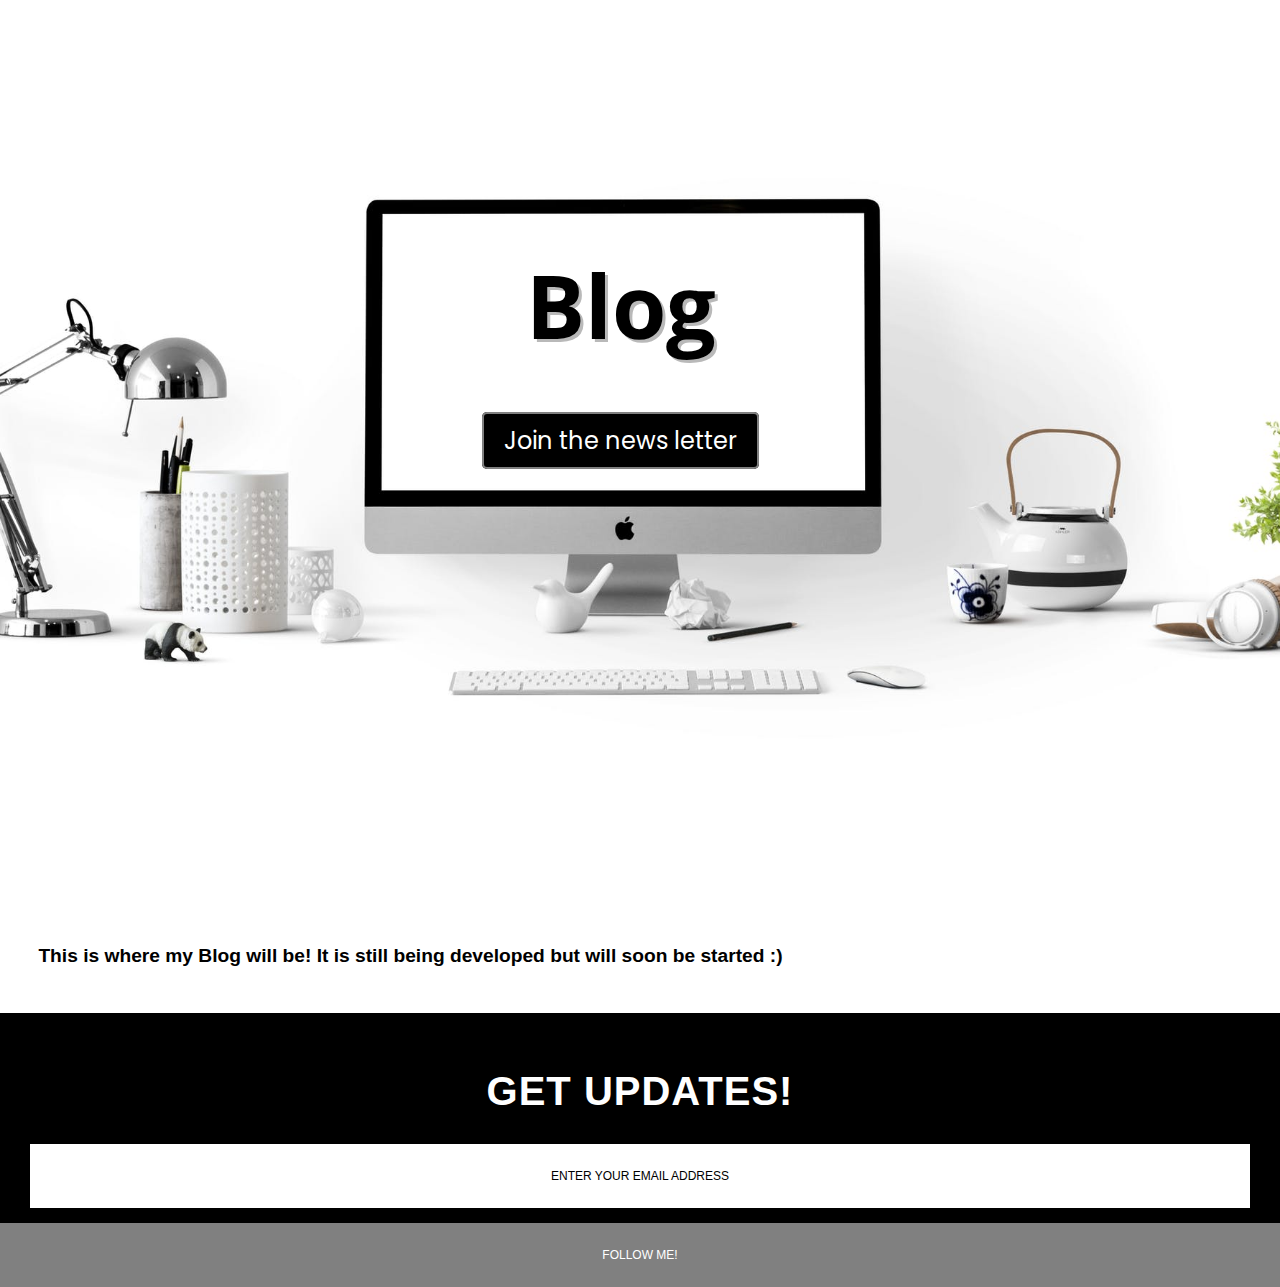
<file: src/blog/index.html>
<!DOCTYPE html>
<head>
	<title>Blog</title>
	<link rel="stylesheet" type="text/css" href="style.css" />
	<link href="css/animate.css" rel="stylesheet"/>
	<link href="css/waypoints.css" rel="stylesheet"/>
	<script src="https://code.jquery.com/jquery-3.3.1.slim.min.js"></script>
	<script src="js/jquery.waypoints.min.js" type="text/javascript"></script>
	<script src="js/waypoints.js" type="text/javascript"></script>
	<script src="js/newsletter.js" type="text/javascript"></script>
	<script src="js/jquery.add-class-when-email.js" type="text/javascript"></script>
	<script src="js/add-class-when-email.js" type="text/javascript"></script>

</head>
<body>
	<section class="landing">
		<div class="inner">
			<div class="content">
				<section class="os-animation" data-os-animation="fadeInLeft"
					data-os-animation-delay="0s">
					<h1>Blog</h1>
				</section>
				<section class="os-animation" data-os-animation="fadeInRight"
					data-os-animation-delay="0.1s">
					<a onClick="document.getElementById('newsletterForm').scrollIntoView();" class="btn">Join the news letter</a></h1>
				</section>
		</div>
		</div>
	</section>

<center>
	<p><b>This is where my Blog will be! It is still being developed but will soon be started :) <b></p>
</center>
	<section class="widget widget_blog_subscription">
		<div id="newsletterForm">
		<form action="#" method="post" accept-charset="utf-8" id="subscribe-blog">
			<p>Get Updates!</p>
			<p>
				<input type="text" name="email" style="width: 95%; padding: 1px 2px" placeholder="Enter your email address" value="" id="subscribe-field">
			</p>
			<p>
				<input type="submit" value="Follow me!">
			</p>
		</form>
	</div>
	</section>

</body>



</html>
</file>
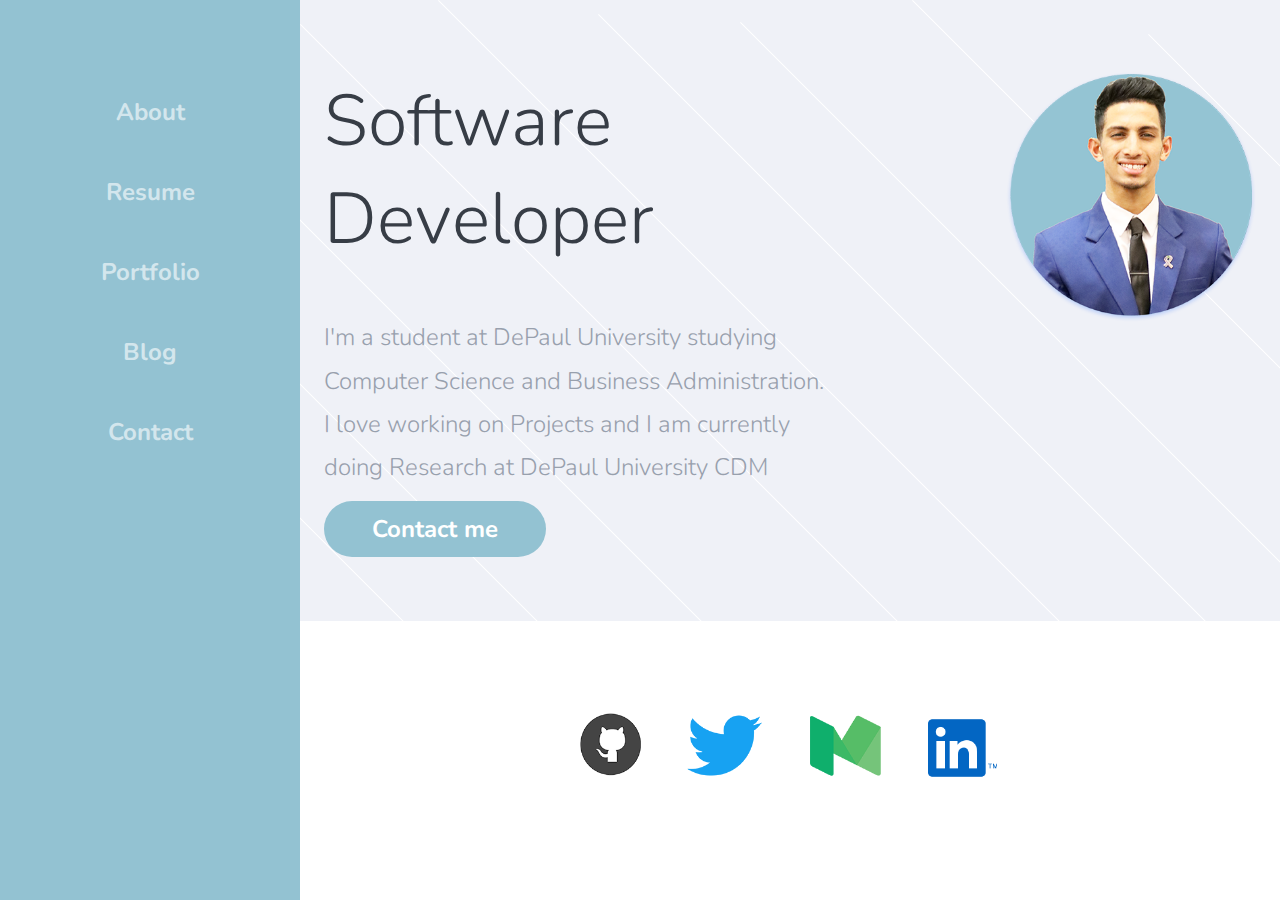
<file: src/main/index.html>
<!DOCTYPE html>
<html>
<head>
  <title>RJAMKATEL</title>
  <link rel="stylesheet" href="styles.css" type="text/css">
</head>
<body>

  <div class="container">
    <div class="sidebar">
      <nav>
        <ul>
          <li><a href="#">About</a></li>
          <li><a href="rjamkatel_resume.pdf" title="resume">Resume</a></li>
          <li><a href="#">Portfolio</a></li>
          <li><a href="#">Blog</a></li>
          <li><a href="#">Contact</a></li>
          </ul>
          </nav>
          </div>
          <div class="content">
          <section class="hero">
            <img src="../img/profileImage.png"/>
            <div class="hero-content">
              <h1>Software<br>Developer</h1>
              <p>I'm a student at DePaul University studying <br>
              Computer Science and Business Administration.<br>
            I love working on Projects and I am currently <br>
            doing Research at DePaul University CDM</p>
            <a class="action-btn" href="#">Contact me</a>
            </div>
          </section>
        </div>
          <div class="footer">
          <footer>
          <ul>
            <!-- GITHUB -->
            <li><a target="_blank" href="https://github.com/roshanjamkatel"><svg xmlns="http://www.w3.org/2000/svg" xmlns:xlink="http://www.w3.org/1999/xlink" preserveAspectRatio="xMidYMid" width="102" height="103" viewBox="0 0 102 103">
  <image xlink:href="[data-uri]" width="102" height="103"/>
</svg>

<p></p></a></li>
  <!-- TWITTER -->
            <li><a target="_blank" href="https://twitter.com/jamkatel_roshan"><svg xmlns="http://www.w3.org/2000/svg" xmlns:xlink="http://www.w3.org/1999/xlink" preserveAspectRatio="xMidYMid" width="125" height="101" viewBox="0 0 125 101">
  <image xlink:href="[data-uri]" width="125" height="101"/>
</svg>

<p></p></a></li>
  <!-- MEDIUM -->
            <li><a target="_blank" href="https://medium.com/@roshanjamkatel"><svg xmlns="http://www.w3.org/2000/svg" xmlns:xlink="http://www.w3.org/1999/xlink" preserveAspectRatio="xMidYMid" width="118" height="101" viewBox="0 0 118 101">
  <image xlink:href="[data-uri]" width="118" height="101"/>
</svg>

<p></p></a></li>
<!-- LinkedIn -->
<li><a target="_blank" href="https://www.linkedin.com/in/rjamkatel">
  <svg xmlns="http://www.w3.org/2000/svg" xmlns:xlink="http://www.w3.org/1999/xlink" preserveAspectRatio="xMidYMid" width="116" height="96" viewBox="0 0 116 96">
    <image xlink:href="[data-uri]" width="116" height="96"/>
  </svg>
<p></p></a></li>
            </ul>

            </footer>
          </div>
          </div>
          </body>
          </html>
</file>
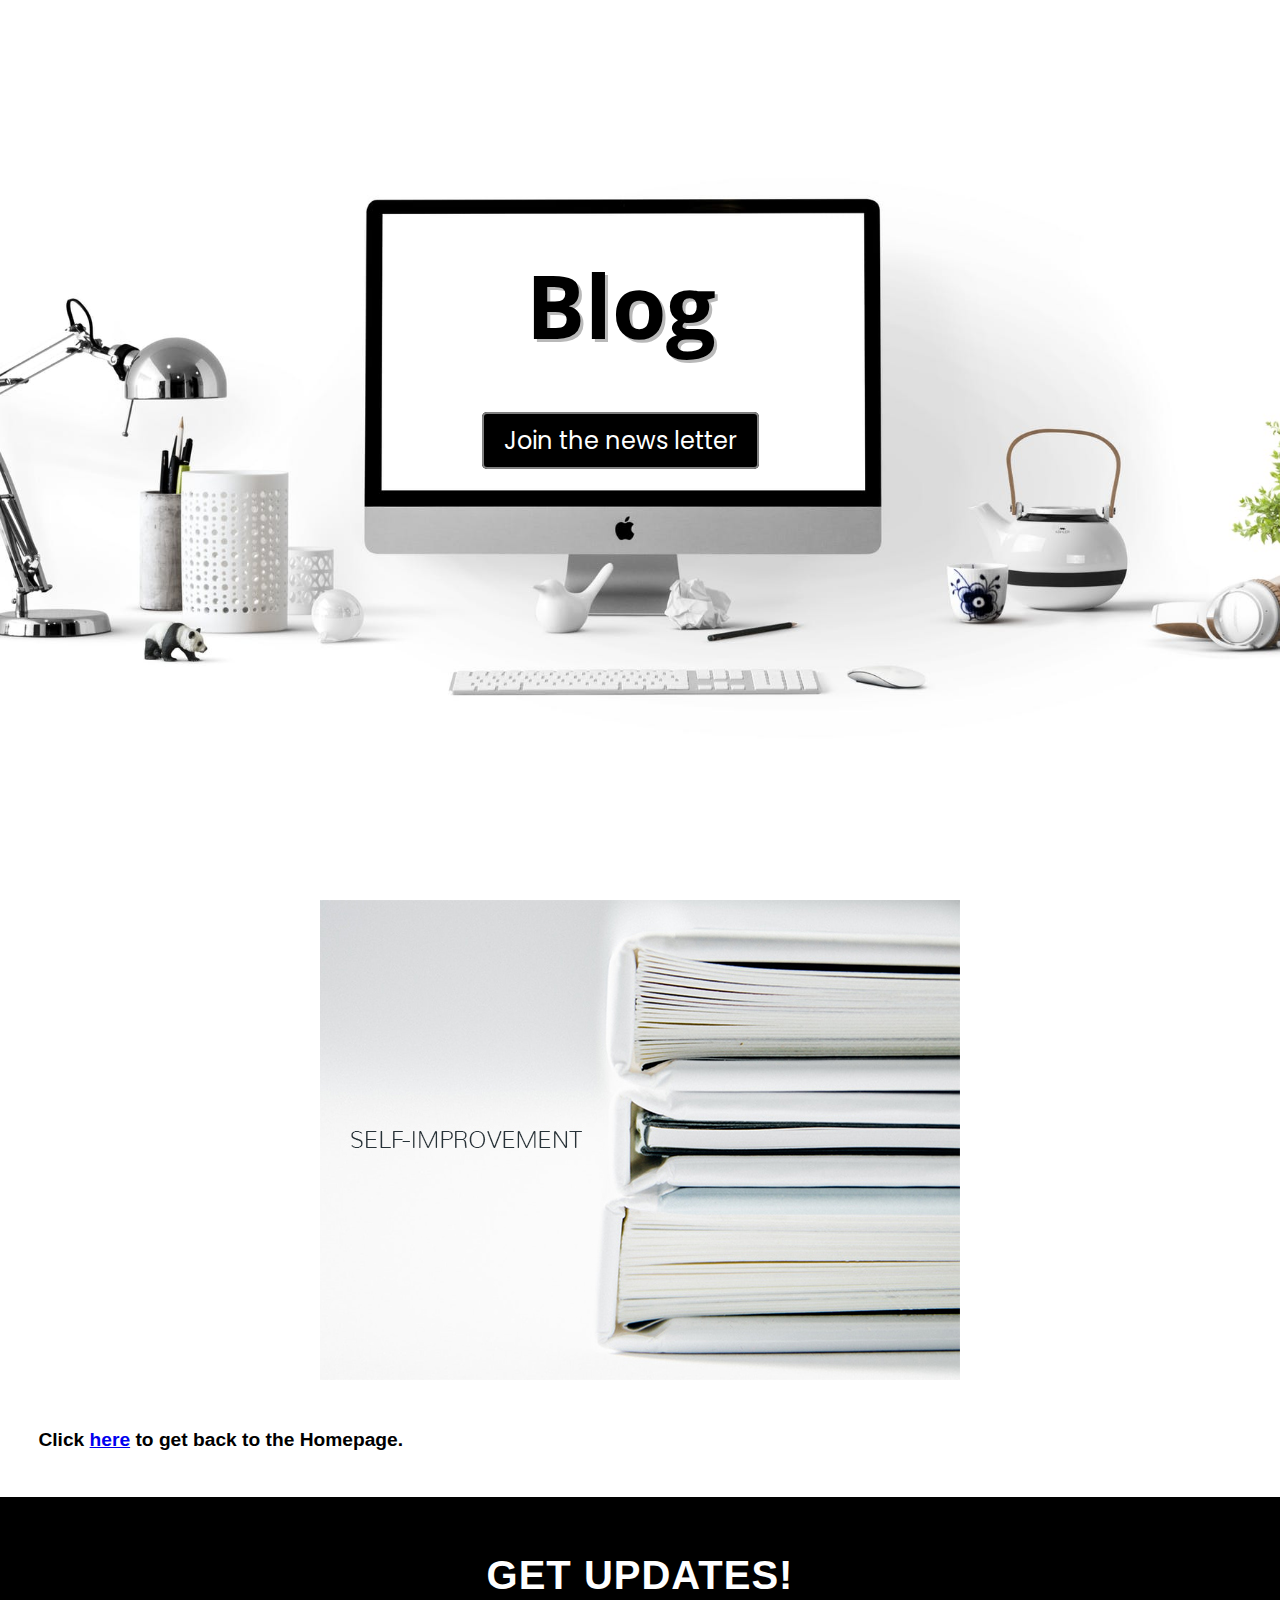
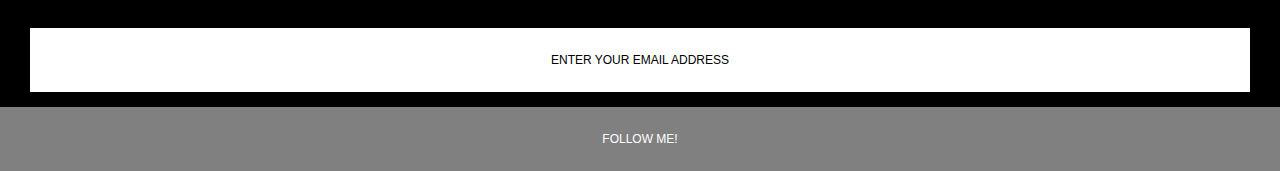
<file: src/blog/blog.html>
<!DOCTYPE html>
<head>
	<title>Blog</title>
	<link rel="stylesheet" type="text/css" href="style.css" />
<link rel="stylesheet" href="https://cdnjs.cloudflare.com/ajax/libs/animate.css/3.7.0/animate.min.css">
	<script src="https://code.jquery.com/jquery-3.3.1.slim.min.js"></script>
	<script src="js/jquery.waypoints.min.js" type="text/javascript"></script>
	<script src="js/waypoints.js" type="text/javascript"></script>
	<script src="js/newsletter.js" type="text/javascript"></script>
	<script src="js/jquery.add-class-when-email.js" type="text/javascript"></script>
	<script src="js/add-class-when-email.js" type="text/javascript"></script>

</head>
<body>
	<section class="landing">
		<div class="inner">
			<div class="content">
				<section class="os-animation" data-os-animation="fadeInLeft"
					data-os-animation-delay="0s">
					<h1>Blog</h1>
				</section>
				<section class="os-animation" data-os-animation="fadeInRight"
					data-os-animation-delay="0.1s">
					<a onClick="document.getElementById('newsletterForm').scrollIntoView();" class="btn">Join the news letter</a></h1>
				</section>
		</div>
		</div>
	</section>

<center>
	<section>
		<div class="content-selfImprovementImg">
			<section class="os-animation" data-os-animation="bounceIn"
				data-os-animation-delay="0s">
				<a href="self-improvement.html">
				<img  id="selfImprovementImg" src="img/sections/selfImprovement.jpg"/>
			</a>
				</div>
	</section>
	
	<p id="homePageBack"><b>Click <a href="http://www.rjamkatel.com/"> here</a> to get back to the Homepage.<b></p>
</center>
	<section class="widget widget_blog_subscription">
		<div id="newsletterForm">
		<form action="#" method="post" accept-charset="utf-8" id="subscribe-blog">
			<p>Get Updates!</p>
			<p>
				<input type="text" name="email" style="width: 95%; padding: 1px 2px" placeholder="Enter your email address" value="" id="subscribe-field">
			</p>
			<p>
				<input type="submit" value="Follow me!">
			</p>
		</form>
	</div>
	</section>

</body>



</html>
</file>
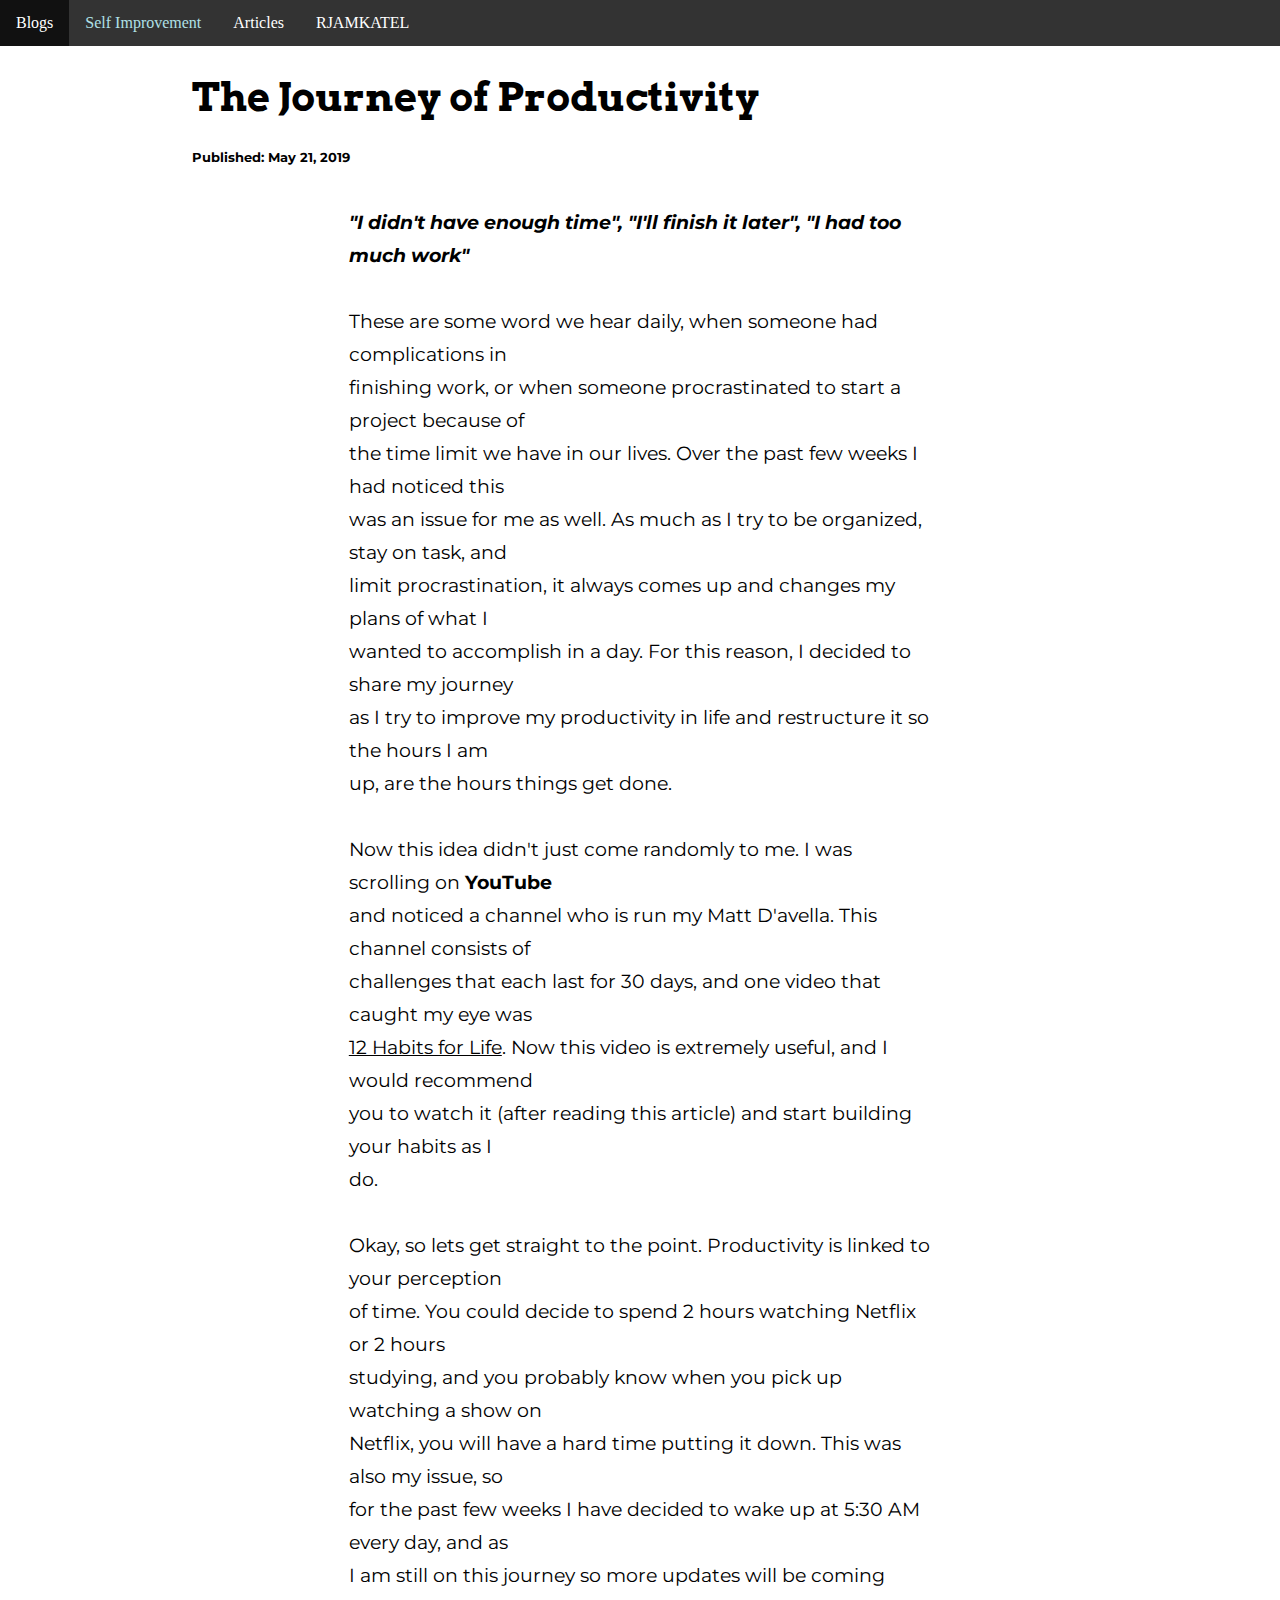
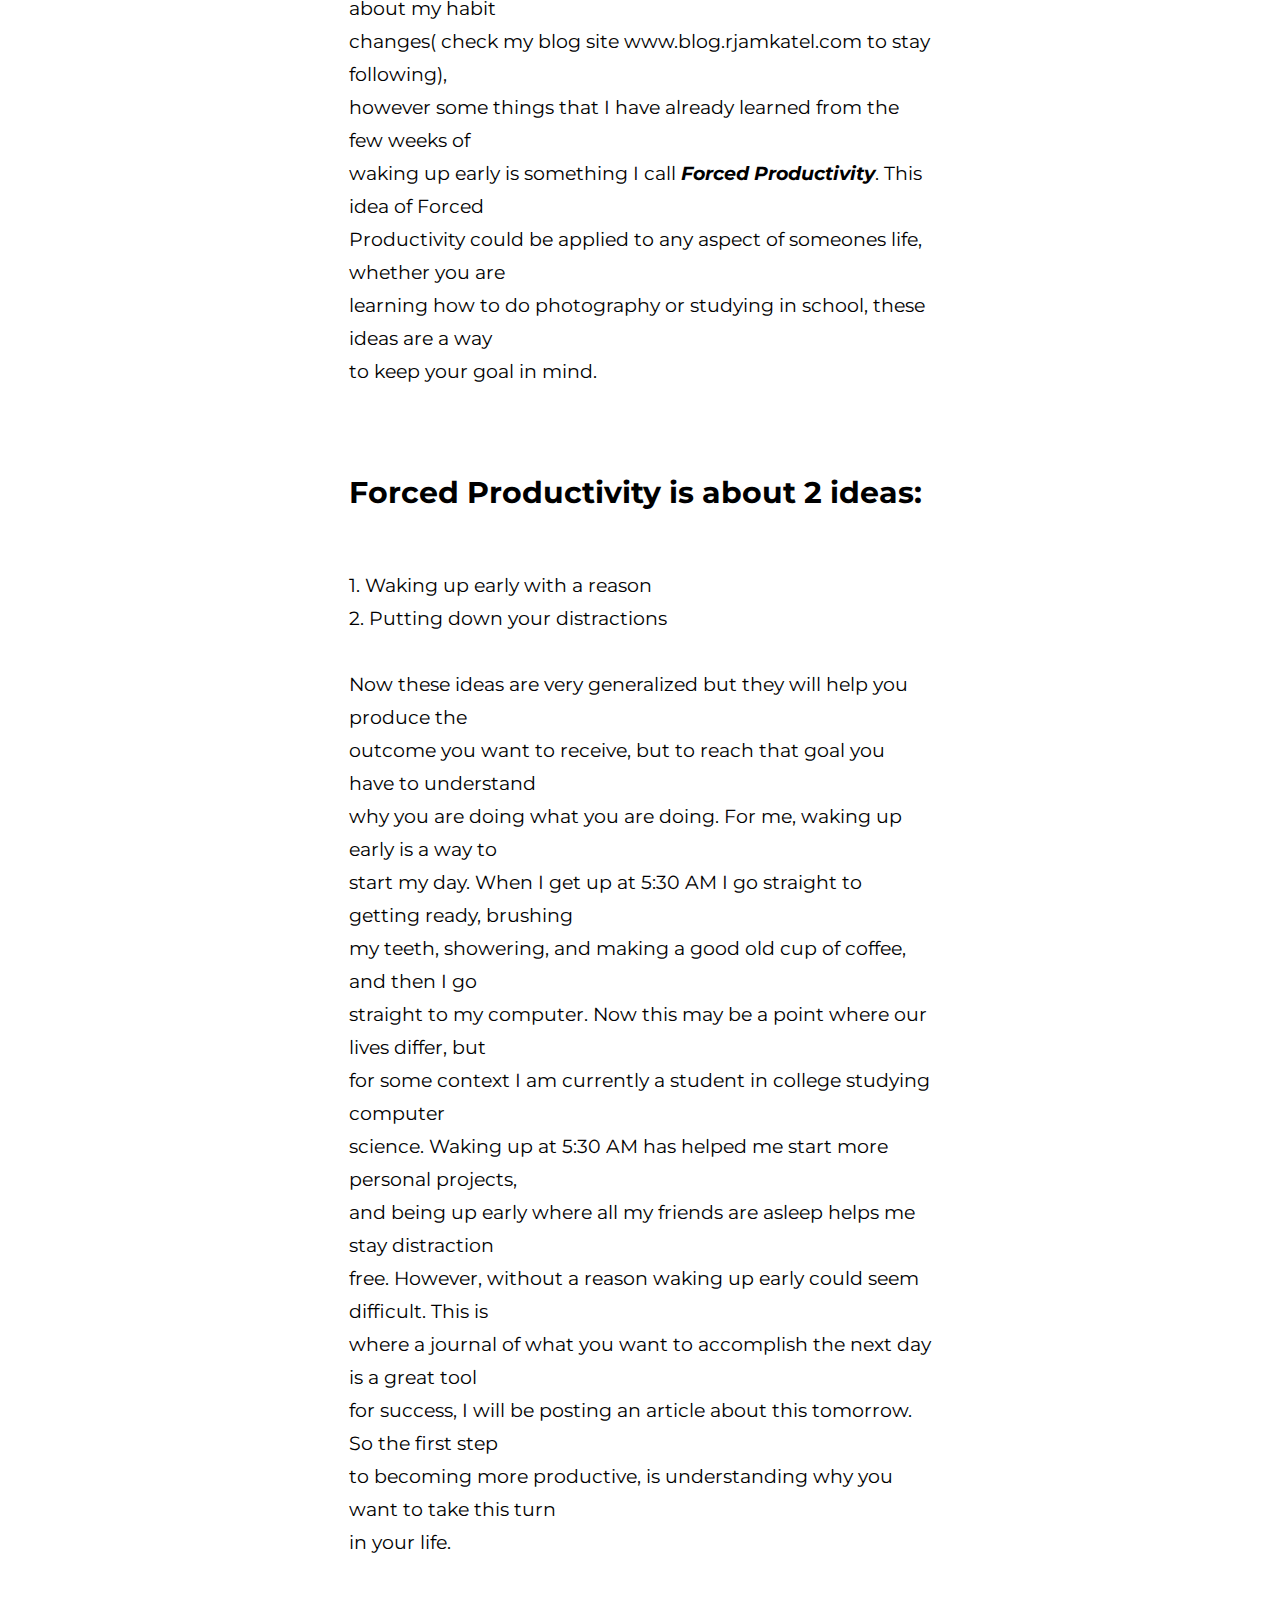
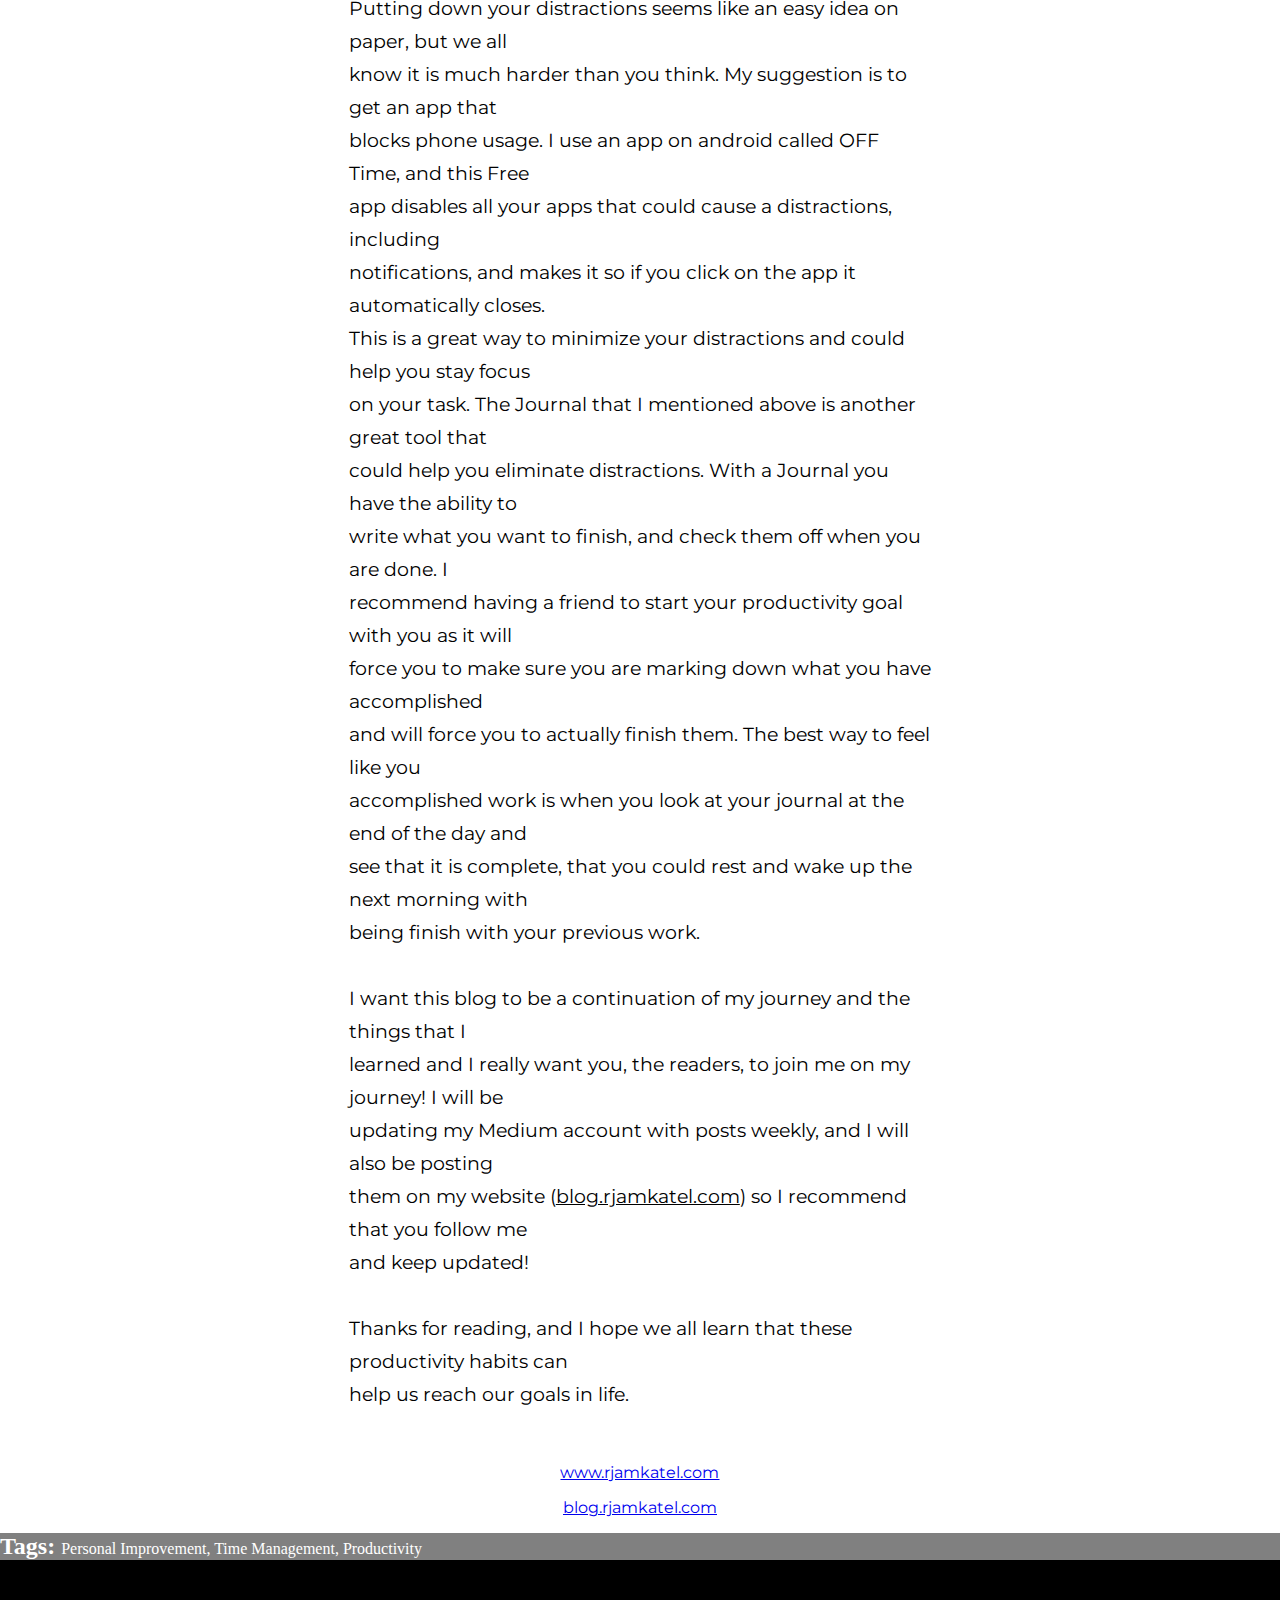
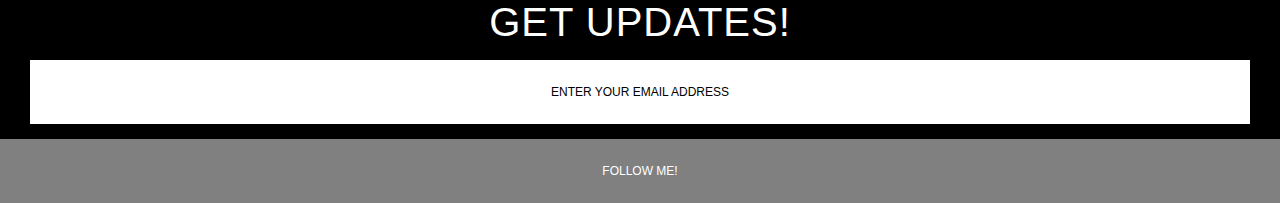
<file: src/blog/self-improvement.html>
<!DOCTYPE html>
<html>
<head>
  	<title>Self Improvement - RJ</title>
    <style>
    ul {list-style-type: none;margin: 0;padding: 0;overflow: hidden;background-color: #333;}
    li {float: left;}
    li a {display: block;color: white;text-align: center;padding: 14px 16px;text-decoration: none;}
    li a:hover {background-color: #111;}
    li a.active {
      color: powderblue;
    }
    </style>
    <link href="https://fonts.googleapis.com/css?family=Montserrat&display=swap" rel="stylesheet">
  <link rel="stylesheet" type="text/css" href="css/selfImprovementStyles.css"/>
  <link href="css/animate.css" rel="stylesheet"/>
  <link href="css/waypoints.css" rel="stylesheet"/>
  <script src="https://code.jquery.com/jquery-3.3.1.slim.min.js"></script>
  <script src="js/jquery.waypoints.min.js" type="text/javascript"></script>
  <script src="js/waypoints.js" type="text/javascript"></script>
  <script src="js/newsletter.js" type="text/javascript"></script>
  <script src="js/jquery.add-class-when-email.js" type="text/javascript"></script>
  <script src="js/add-class-when-email.js" type="text/javascript"></script>
  <link href="https://fonts.googleapis.com/css?family=Arvo&display=swap" rel="stylesheet">
</head>
<body>
          <ul>
              <li><a href="http://blog.rjamkatel.com">Blogs</a></li>
              <li><a class="active" href="#">Self Improvement</a></li>
              <li><a href="#">Articles</a></li>
              <li><a  href="http://www.rjamkatel.com">RJAMKATEL</a></li>
          </ul>
          <div id="firstPost">
            <h1 class="Heading">The Journey of Productivity</h1>
            <h5>Published: May 21, 2019</h5>
            <center>
            <div id="text">
  <p class="pg">
<b><i>"I didn't have enough time", "I'll finish it later", "I had too much work"</b></i> <br><br>
These are some word we hear daily, when someone had complications in<br>
finishing work, or when someone procrastinated to start a project because of <br>
the time limit we have in our lives. Over the past few weeks I had noticed this
<br>was an issue for me as well. As much as I try to be organized, stay on task, and <br>
limit procrastination, it always comes up and changes my plans of what I <br>
wanted to accomplish in a day. For this reason, I decided to share my journey<br>
as I try to improve my productivity in life and restructure it so the hours I am<br> up, are the hours things get done.<br><br>
Now this idea didn't just come randomly to me. I was scrolling on <b>YouTube</b><br> and noticed a channel who is run my Matt D'avella. This channel consists of<br> challenges that each last for 30 days, and one video that caught my eye was <br>
<a class="inTextLink" href="https://www.youtube.com/watch?v=Um6f90guss4">12 Habits for Life</a>. Now this video is extremely useful, and I would recommend<br> you to watch it (after reading this article) and start building your habits as I<br> do.<br><br>
Okay, so lets get straight to the point. Productivity is linked to your perception<br> of time. You could decide to spend 2 hours watching Netflix or 2 hours<br> studying, and you probably know when you pick up watching a show on<br>
 Netflix, you will have a hard time putting it down. This was also my issue, so<br> for the past few weeks I have decided to wake up at 5:30 AM every day, and as<br>
  I am still on this journey so more updates will be coming about my habit <br>
  changes( check my blog site www.blog.rjamkatel.com to stay following),<br>
   however some things that I have already learned from the few weeks of<br> waking up early is something I call <b><i>Forced Productivity</b></i>. This idea of Forced<br>
    Productivity could be applied to any aspect of someones life, whether you are<br> learning how to do photography or studying in school, these ideas are a way<br> to keep your goal in mind.<br><br><br>
  </p>
<h1 class="inTextHeading">Forced Productivity is about 2 ideas:</h1><br>

<p class="pg">
1. Waking up early with a reason<br>
2. Putting down your distractions<br><br>

Now these ideas are very generalized but they will help you produce the <br>
outcome you want to receive, but to reach that goal you have to understand<br>
 why you are doing what you are doing. For me, waking up early is a way to<br>
  start my day. When I get up at 5:30 AM I go straight to getting ready, brushing<br>
   my teeth, showering, and making a good old cup of coffee, and then I go<br>
    straight to my computer. Now this may be a point where our lives differ, but<br>
     for some context I am currently a student in college studying computer<br>
      science. Waking up at 5:30 AM has helped me start more personal projects,<br>
       and being up early where all my friends are asleep helps me stay distraction
       <br> free. However, without a reason waking up early could seem difficult. This is<br>
        where a journal of what you want to accomplish the next day is a great tool<br>
         for success, I will be posting an article about this tomorrow. So the first step<br>
          to becoming more productive, is understanding why you want to take this turn<br>
          in your life.<br><br>
Putting down your distractions seems like an easy idea on paper, but we all<br>
 know it is much harder than you think. My suggestion is to get an app that<br>
  blocks phone usage. I use an app on android called OFF Time, and this Free<br>
   app disables all your apps that could cause a distractions, including<br>
    notifications, and makes it so if you click on the app it automatically closes.<br>
     This is a great way to minimize your distractions and could help you stay focus<br>
      on your task. The Journal that I mentioned above is another great tool that<br>
       could help you eliminate distractions. With a Journal you have the ability to<br>
        write what you want to finish, and check them off when you are done. I<br>
         recommend having a friend to start your productivity goal with you as it will<br>
          force you to make sure you are marking down what you have accomplished<br>
           and will force you to actually finish them. The best way to feel like you<br>
            accomplished work is when you look at your journal at the end of the day and <br>
            see that it is complete, that you could rest and wake up the next morning with<br>
             being finish with your previous work.<br><br>
I want this blog to be a continuation of my journey and the things that I<br>
 learned and I really want you, the readers, to join me on my journey! I will be <br>
 updating my Medium account with posts weekly, and I will also be posting<br>
  them on my website (<a class="inTextLink" href="http://blog.rjamkatel.com">blog.rjamkatel.com</a>) so I recommend that you follow me<br>
   and keep updated!<br><br>

Thanks for reading, and I hope we all learn that these productivity habits can<br>
 help us reach our goals in life.<br><br>
          </p>
<p style="text-align: center;"><a title="Personal Page" href="http://www.rjamkatel.com">www.rjamkatel.com</a></p>
<p style="text-align: center;"><a title="Blogs" href="blog.rjamkatel.com">blog.rjamkatel.com</a></p>
</div>
</div>
</center>
<footer id="Tags">
  <h2 style="display: inline;"> Tags: </h2> <p style="display: inline;"><a href="#" id="tags">Personal Improvement</a>, <a href="#" id="tags">Time Management</a>, <a href="#" id="tags">Productivity</a></p>
</footer>

	<section class="widget widget_blog_subscription">
		<div id="newsletterForm">
		<form action="#" method="post" accept-charset="utf-8" id="subscribe-blog">
			<p>Get Updates!</p>
			<p>
				<input type="text" name="email" style="width: 95%; padding: 1px 2px" placeholder="Enter your email address" value="" id="subscribe-field">
			</p>
			<p>
				<input type="submit" value="Follow me!">
			</p>
		</form>
	</div>
	</section>
  </body>
</html>
</file>
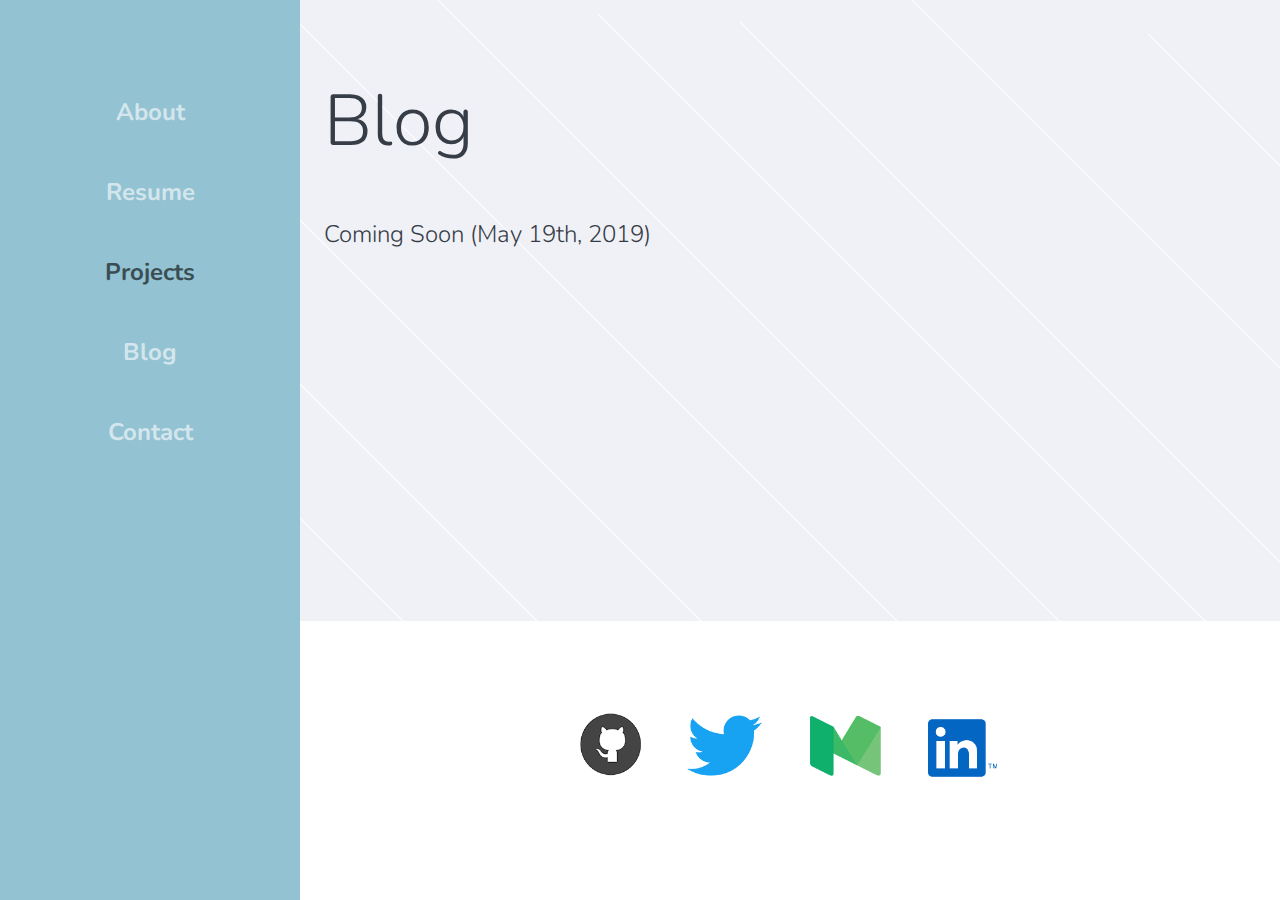
<file: src/main/blog.html>
<!DOCTYPE html>
<html>
<head>
  <title>Blog - RJAMKATEL</title>
  <link rel="stylesheet" href="styles.css" type="text/css">
</head>
<body>

  <div class="container">
    <div class="sidebar">
      <nav>
        <ul>
          <li><a href="index.html" >About</a></li>
          <li><a href="rjamkatel_resume.pdf" title="resume">Resume</a></li>
          <li><a href="#" class="active-page">Projects</a></li>
          <li><a href="blog.html">Blog</a></li>
          <li><a href="mailto:personal@rjamkatel.com">Contact</a></li>
          </ul>
          </nav>
          </div>
          <div class="content">
          <section class="hero-projects">
            <div class="hero-content">
              <h1>Blog</h1>
              <h2> Coming Soon (May 19th, 2019)</h2>
            </section>
        </div>
          <div class="footer">
          <footer>
          <ul>
            <!-- GITHUB -->
            <li><a target="_blank" href="https://github.com/roshanjamkatel"><svg xmlns="http://www.w3.org/2000/svg" xmlns:xlink="http://www.w3.org/1999/xlink" preserveAspectRatio="xMidYMid" width="102" height="103" viewBox="0 0 102 103">
  <image xlink:href="[data-uri]" width="102" height="103"/>
</svg>

<p></p></a></li>
  <!-- TWITTER -->
            <li><a target="_blank" href="https://twitter.com/jamkatel_roshan"><svg xmlns="http://www.w3.org/2000/svg" xmlns:xlink="http://www.w3.org/1999/xlink" preserveAspectRatio="xMidYMid" width="125" height="101" viewBox="0 0 125 101">
  <image xlink:href="[data-uri]" width="125" height="101"/>
</svg>

<p></p></a></li>
  <!-- MEDIUM -->
            <li><a target="_blank" href="https://medium.com/@roshanjamkatel"><svg xmlns="http://www.w3.org/2000/svg" xmlns:xlink="http://www.w3.org/1999/xlink" preserveAspectRatio="xMidYMid" width="118" height="101" viewBox="0 0 118 101">
  <image xlink:href="[data-uri]" width="118" height="101"/>
</svg>

<p></p></a></li>
<!-- LinkedIn -->
<li><a target="_blank" href="https://www.linkedin.com/in/rjamkatel">
  <svg xmlns="http://www.w3.org/2000/svg" xmlns:xlink="http://www.w3.org/1999/xlink" preserveAspectRatio="xMidYMid" width="116" height="96" viewBox="0 0 116 96">
    <image xlink:href="[data-uri]" width="116" height="96"/>
  </svg>
<p></p></a></li>
            </ul>

            </footer>
          </div>
          </div>
          </body>
          </html>
</file>
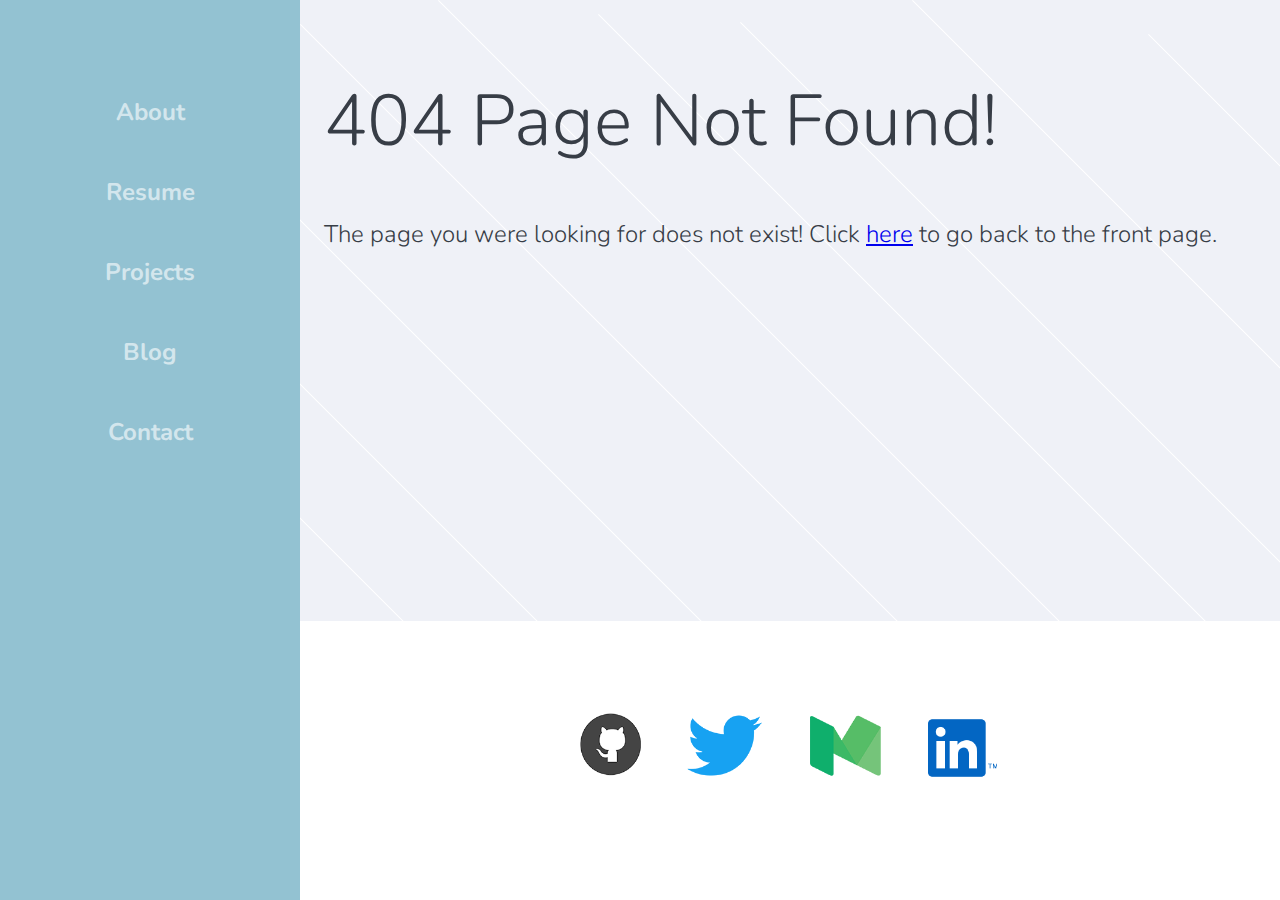
<file: src/main/not-found-page.html>
<!DOCTYPE html>
<html>
<head>
  <title>Blog - RJAMKATEL</title>
  <link rel="stylesheet" href="styles.css" type="text/css">
</head>
<body>

  <div class="container">
    <div class="sidebar">
      <nav>
        <ul>
          <li><a href="index" >About</a></li>
          <li><a href="rjamkatel_resume.pdf" title="resume">Resume</a></li>
          <li><a href="projects">Projects</a></li>
          <li><a href="blog">Blog</a></li>
          <li><a href="mailto:personal@rjamkatel.com">Contact</a></li>
          </ul>
          </nav>
          </div>
          <div class="content">
          <section class="hero-projects">
            <div class="hero-content">
              <h1>404 Page Not Found!</h1>
              <h2>The page you were looking for does not exist! Click <a href="index">here</a> to go back to the front page. </h2>
            </section>
        </div>
          <div class="footer">
          <footer>
          <ul>
            <!-- GITHUB -->
            <li><a target="_blank" href="https://github.com/roshanjamkatel"><svg xmlns="http://www.w3.org/2000/svg" xmlns:xlink="http://www.w3.org/1999/xlink" preserveAspectRatio="xMidYMid" width="102" height="103" viewBox="0 0 102 103">
  <image xlink:href="[data-uri]" width="102" height="103"/>
</svg>

<p></p></a></li>
  <!-- TWITTER -->
            <li><a target="_blank" href="https://twitter.com/jamkatel_roshan"><svg xmlns="http://www.w3.org/2000/svg" xmlns:xlink="http://www.w3.org/1999/xlink" preserveAspectRatio="xMidYMid" width="125" height="101" viewBox="0 0 125 101">
  <image xlink:href="[data-uri]" width="125" height="101"/>
</svg>

<p></p></a></li>
  <!-- MEDIUM -->
            <li><a target="_blank" href="https://medium.com/@roshanjamkatel"><svg xmlns="http://www.w3.org/2000/svg" xmlns:xlink="http://www.w3.org/1999/xlink" preserveAspectRatio="xMidYMid" width="118" height="101" viewBox="0 0 118 101">
  <image xlink:href="[data-uri]" width="118" height="101"/>
</svg>

<p></p></a></li>
<!-- LinkedIn -->
<li><a target="_blank" href="https://www.linkedin.com/in/rjamkatel">
  <svg xmlns="http://www.w3.org/2000/svg" xmlns:xlink="http://www.w3.org/1999/xlink" preserveAspectRatio="xMidYMid" width="116" height="96" viewBox="0 0 116 96">
    <image xlink:href="[data-uri]" width="116" height="96"/>
  </svg>
<p></p></a></li>
            </ul>

            </footer>
          </div>
          </div>
          </body>
          </html>
</file>
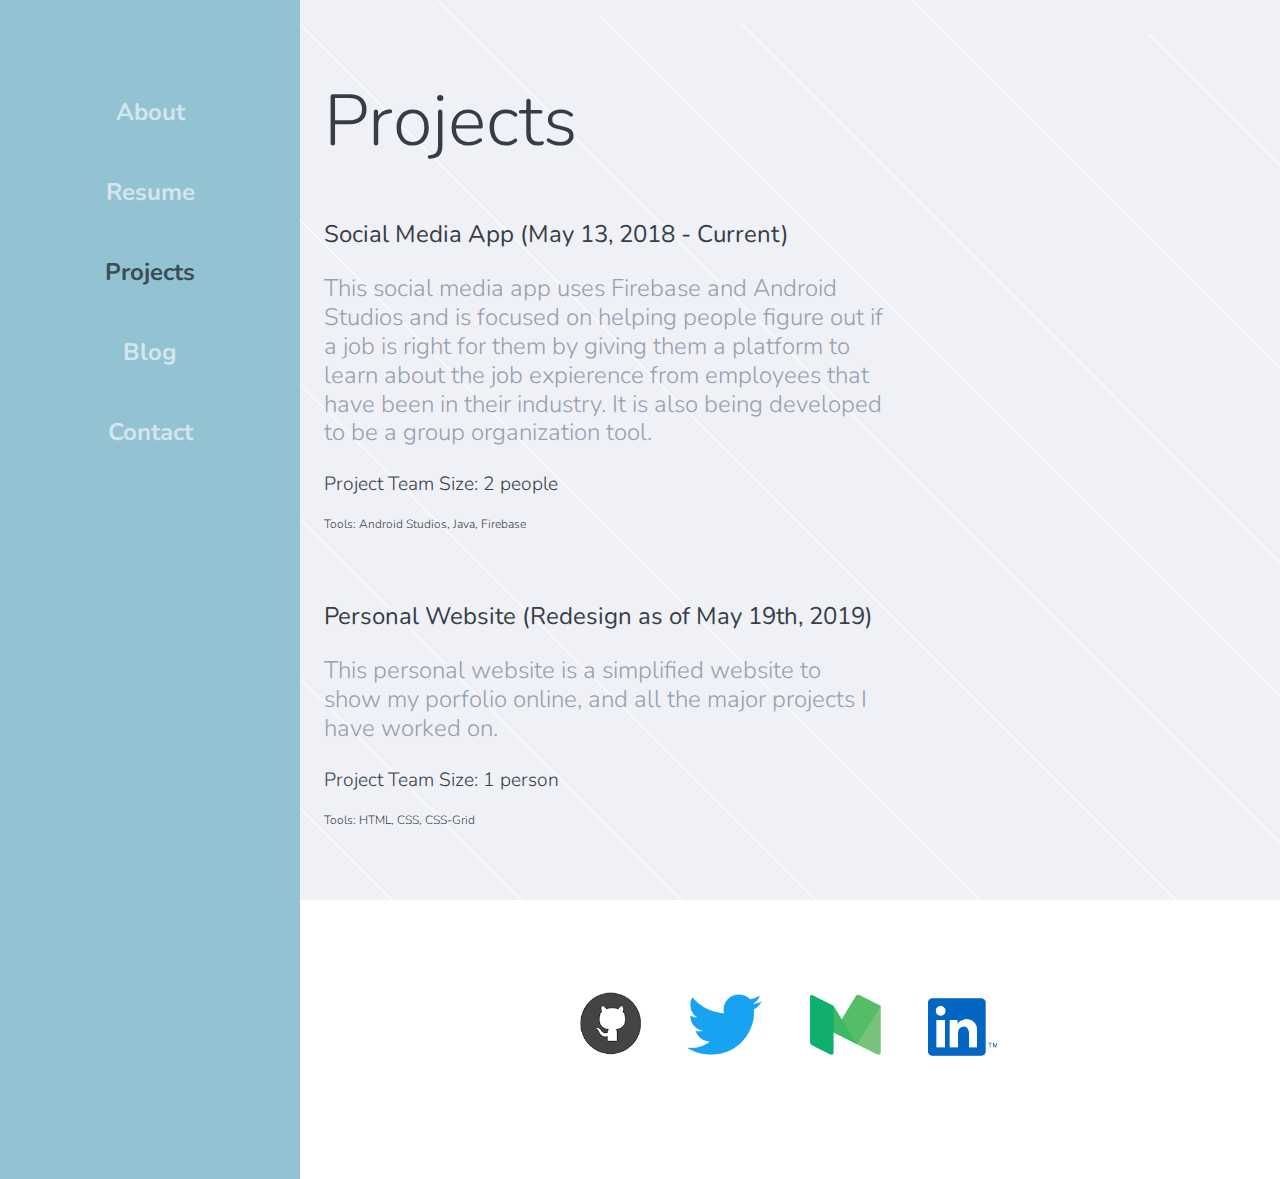
<file: src/main/projects.html>
<!DOCTYPE html>
<html>
<head>
  <title>Projects</title>
  <link rel="stylesheet" href="styles.css" type="text/css">
</head>
<body>

  <div class="container">
    <div class="sidebar">
      <nav>
        <ul>
          <li><a href="index.html" >About</a></li>
          <li><a href="rjamkatel_resume.pdf" title="resume">Resume</a></li>
          <li><a href="#" class="active-page">Projects</a></li>
          <li><a href="blog.html">Blog</a></li>
          <li><a href="mailto:personal@rjamkatel.com">Contact</a></li>
          </ul>
          </nav>
          </div>
          <div class="content">
          <section class="hero-projects">
            <div class="hero-content">
              <h1>Projects</h1>
              <h2><b>Social Media App (May 13, 2018 - Current)</b></h2>
                <p>This social media app uses Firebase and Android Studios and is focused on helping people figure
                out if a job is right for them by giving them a platform to learn about the job expierence
              from employees that have been in their industry. It is also being developed to be a group
            organization tool.</p>
            <h3>Project Team Size: 2 people </h3>
            <h4>Tools: Android Studios, Java, Firebase</h4>

            <br>
            <h2><b>Personal Website (Redesign as of May 19th, 2019)<b></h2>
                <p>This personal website is a simplified website to show my porfolio online, and all the major projects I have worked on.</p>
            <h3>Project Team Size: 1 person</h3>
            <h4>Tools: HTML, CSS, CSS-Grid</h4>
          </section>
        </div>
          <div class="footer">
          <footer>
          <ul>
            <!-- GITHUB -->
            <li><a target="_blank" href="https://github.com/roshanjamkatel"><svg xmlns="http://www.w3.org/2000/svg" xmlns:xlink="http://www.w3.org/1999/xlink" preserveAspectRatio="xMidYMid" width="102" height="103" viewBox="0 0 102 103">
  <image xlink:href="[data-uri]" width="102" height="103"/>
</svg>

<p></p></a></li>
  <!-- TWITTER -->
            <li><a target="_blank" href="https://twitter.com/jamkatel_roshan"><svg xmlns="http://www.w3.org/2000/svg" xmlns:xlink="http://www.w3.org/1999/xlink" preserveAspectRatio="xMidYMid" width="125" height="101" viewBox="0 0 125 101">
  <image xlink:href="[data-uri]" width="125" height="101"/>
</svg>

<p></p></a></li>
  <!-- MEDIUM -->
            <li><a target="_blank" href="https://medium.com/@roshanjamkatel"><svg xmlns="http://www.w3.org/2000/svg" xmlns:xlink="http://www.w3.org/1999/xlink" preserveAspectRatio="xMidYMid" width="118" height="101" viewBox="0 0 118 101">
  <image xlink:href="[data-uri]" width="118" height="101"/>
</svg>

<p></p></a></li>
<!-- LinkedIn -->
<li><a target="_blank" href="https://www.linkedin.com/in/rjamkatel">
  <svg xmlns="http://www.w3.org/2000/svg" xmlns:xlink="http://www.w3.org/1999/xlink" preserveAspectRatio="xMidYMid" width="116" height="96" viewBox="0 0 116 96">
    <image xlink:href="[data-uri]" width="116" height="96"/>
  </svg>
<p></p></a></li>
            </ul>

            </footer>
          </div>
          </div>
          </body>
          </html>
</file>
<file: src/blog/style.css>
@import url('https://fonts.googleapis.com/css?family=Open+Sans:800|Poppins:500');



html, body {
  margin: 0;
  padding: 0;
  height: 100%;
  width: 100%;
}

.landing {
  height: 100%;
  width: 100%;
  margin: auto;
  background: url(img/background.jpg) no-repeat 50% 50%;
  background-size: cover;
  display: table;
  top: 0;
}

.landing .inner {
  display: table-cell;
  vertical-align: middle;
  text-align: center;
  padding-bottom: 20%;
  padding-right: 3%;
}

.content h1 {
  font-family: 'Open Sans', sans-serif;
  color: #000000;
  font-size: 550%;
  text-shadow: 3px 3px 	#B9B9B9;
}

.btn {
  font-size: 150%;
  font-family: 'Poppins', sans-serif;
  text-decoration: none;
  color: white;
  background-color: black;
  border: 2px solid grey;
  padding: 10px 20px;
  border-radius: 5px;
}

.btn:hover {
  color: #B9B9B9;
  border: 2px solid 	#B9B9B9;
}
p {
  font-family: sans-serif;
  font-size: 120%;
  line-height: 190%;
  text-align: justify;
  margin: 3%;
}

/* News-newsletter */
#newsletterForm {
  margin: 0 auto;
  margin-bottom: 0 auto;
}
.widget_blog_subscription {
	display: block;
	margin: 0 auto;
	width: 100%;
	max-width: 100%;
	min-width: 100%;
	position: relative;
	overflow: hidden;
	background-color: black;
}
.widget_blog_subscription p {
	margin: 0;
	text-align: center;
}
.widget_blog_subscription p:first-child {
	margin: 40px 15px 0;
	color: white;
	text-transform: uppercase;
	text-align: center;
	font-size: 40px;
	font-family: 'PT Sans Narrow', sans-serif;
	letter-spacing: 1px;
}
.widget_blog_subscription input[type="text"] {
	margin: 15px 5px;
	color: black;
	padding: 25px 15px !important;
	text-align: center;
	width: 100% !important;
	max-width: calc(100% - 90px);
	outline: none;
	border: 0;
	text-transform: uppercase;
	font-size: 12px;
}
.widget_blog_subscription input[type="text"]::-webkit-input-placeholder {
	color: black;
}
.widget_blog_subscription input[type="text"]:-moz-placeholder {
	color: grey;
}
.widget_blog_subscription input[type="text"]::-moz-placeholder {
	color: #69D2E7;
}
.widget_blog_subscription input[type="text"]:-ms-input-placeholder {
	color: #69D2E7;
}
.widget_blog_subscription input[type="submit"] {
	margin: 0;
	background-color: grey;
	color: #fff;
	padding: 25px 15px !important;
	text-align: center;
	width: 100%;
	max-width: 100%;
	outline: none;
	border: 0;
	text-transform: uppercase;
	font-size: 12px;
	cursor: pointer;
	-webkit-transition: .1s all ease-in-out;
	-moz-transition: .1s all ease-in-out;
	-o-transition: .1s all ease-in-out;
	transition: .1s all ease-in-out;
}
.widget_blog_subscription input[type="submit"]:hover {
	background-color: white;
  color: black;
}

@media (max-width: 768px){
  p {
    font-size: 100%;
    line-height: 160%;
  }
  .widget_blog_subscription p:first-child {
  	margin: 40px 15px 0;
  	color: white;
  	text-transform: uppercase;
  	text-align: center;
  	font-size: 20px;
  	font-family: 'PT Sans Narrow', sans-serif;
  	letter-spacing: 1px;
  }
  .widget_blog_subscription input[type="text"] {
  	margin: 15px 5px;
  	color: black;
  	padding: 25px 15px !important;
  	text-align: center;
  	width: 100% !important;
  	max-width: calc(100% - 90px);
  	outline: none;
  	border: 0;
  	text-transform: uppercase;
  	font-size: 10px;
  }
}
</file>
<file: src/main/styles.css>
@import url('https://fonts.googleapis.com/css?family=Nunito:300, 400, 700');
body{
  font-family: 'Nunito', sans-serif;
  background: #EFF1F7;
  margin: 0;
}
ul li a.active-page {
  color: black;
}
.content {
  grid-area: content;
  background: url(../img/shape.png);
}
.sidebar {
  grid-area: sidebar;
  background-color: #93C2D2;
  justify-content: center;

}
.footer{
  grid-area: footer;
  background:white;
  display: flex;
  justify-content: center;
}
.container {
  font-size: 1.5em;
  width:100%;
  height:100vh;
  display: grid;
  grid-template-areas:
    "sidebar"
    "content"
    "footer";
  grid-template-columns: 1fr;
  grid-template-rows: 130px 800px 250px;
}

.content,
.sidebar,
.footer{
  padding: 1em;
}
nav ul{
  margin: 0;
  padding: 0;
  display: flex;
  justify-content: space-between;
  text-align: center;
}
nav li {
  list-style: none;
  padding: 1em 0;
}
nav li a {
  color: white;
  font-weight: 700;
  opacity: 0.6;
  text-decoration: none;
  transition: 0.3s;
}
nav li a:hover {
  opacity: 1;
}
.hero {
  max-width: 960px;
  margin: 0 auto;
  text-align: center;
}

.hero-projects {
  max-width: 960px;
  margin: 0 auto;
  text-align: center;
}

.hero img {
  width: 200px;
}
.hero h1 {
  font-size: 2em;
  font-weight: 300;
  color: #373d46;
}

.hero-projects h1 {
  font-size: 2em;
  font-weight: 300;
  color: #373d46;
}
.hero-projects h2 {
  font-size: 1em;
  font-weight: 300;
  color: #373d46;
}

.hero-projects h3 {
  font-size: .8em;
  font-weight: 300;
  color: #373d46;
}

.hero-projects h4 {
  font-size: .5em;
  font-weight: 300;
  color: #373d46;
}
.hero-projects p {
  font-weight: 300;
  line-height: 1.2em;
  color: #98a0ad;
}
.hero p {
  font-weight: 300;
  line-height: 1.8em;
  color: #98a0ad;
}
.action-btn {
  dispaly: inline-block;
  text-decoration: none;
  color:white;
  font-weight: 700;
  background: #93C2D2;
  padding: 0.5em 2em;
  border-radius: 40px;
  margin: 1em 0;
  transition: 0.3s;
  z-index: 1;
  position: relative;
}
.acton-btn:hover {
  box-shadow: 0 10px 50px rgba(188,197,216,1);
}
footer ul {
  max-width: 640px;
  margin: 2em auto;
  padding: 0;
  text-align: center;
  display: flex;
  flex-direction: row;
}

footer ul li {
  list-style: none;
  align-self: flex-end;
}
footer ul li a {
  text-decoration: none;
  color: #c1c6ce;
}
svg{
  width: 60%;
}

footer p {
  font-size: 0.8;
}

@media(min-width: 1040px){
  .container {
    grid-template-areas:
      "sidebar content"
      "sidebar footer";
      grid-template-columns: 300px 1fr;
      grid-template-rows: 1fr auto;
  }
  nav ul{
    display: flex;
    justify-content: space-between;
    flex-direction: column;
  }
  .sidebar {
    background-color: #93C2D2;
    padding-top: 3em;
  }
  .hero{
    text-align: left;
    margin: 2em auto;
  }

  .hero img{
    width: 250px;
    float: right;
  }
  .hero h1 {
    font-size: 3em;
  }
  .hero p {
    width: 60%;
  }

  .hero-projects {
    text-align: left;
    margin: 2em auto;
  }

  .hero-projects h1{
    font-size: 3em;
  }

  .hero-projects p {
    width: 60%;
  }

  .hero-projects h3 {
    font-size: .8em;
  }

  .hero-projects h4 {
    font-size: .5em;
  }

  footer ul {
    max-width: 960px;
    margin: 0 auto;
    padding: 2em 0;
  }
  svg {
    width: 60%;
  }
}
</file>
<file: src/blog/css/selfImprovementStyles.css>
.pg {
  font-family: 'Montserrat', sans-serif;
  font-size: 19px;
  line-height: 33px;
  position: relative;
  text-align: left;

}

.inTextLink {
  color: black;
}
.inTextHeading {
  font-size: 30px;
  font-family: 'Montserrat', sans-serif;
  text-align: left;
}
.Heading {
  font-family: 'Arvo', serif;
  font-size: 40px;
}
#text {
  width: 65%;
  display: inline-block;
}
body {
  margin: 0 auto;
  width: 100%;
  height: 100%;
}
#Tags {
  background-color: grey;
  color: white;
  width: 100%;
}

#tags{
  text-decoration: none;
  color: white;
}
/* Posts */
#firstPost {
  font-family: 'Montserrat', sans-serif;
  margin-left: 15%;
  margin-right: 15%;
}
/* News-newsletter */
#newsletterForm {
  margin: 0 auto;
  margin-bottom: 0 auto;
}
.widget_blog_subscription {
	display: block;
	margin: 0 auto;
	width: 100%;
	max-width: 100%;
	min-width: 100%;
	position: relative;
	overflow: hidden;
	background-color: black;
}
.widget_blog_subscription p {
	margin: 0;
	text-align: center;
}
.widget_blog_subscription p:first-child {
	margin: 40px 15px 0;
	color: white;
	text-transform: uppercase;
	text-align: center;
	font-size: 40px;
	font-family: 'PT Sans Narrow', sans-serif;
	letter-spacing: 1px;
}
.widget_blog_subscription input[type="text"] {
	margin: 15px 5px;
	color: black;
	padding: 25px 15px !important;
	text-align: center;
	width: 100% !important;
	max-width: calc(100% - 90px);
	outline: none;
	border: 0;
	text-transform: uppercase;
	font-size: 12px;
}
.widget_blog_subscription input[type="text"]::-webkit-input-placeholder {
	color: black;
}
.widget_blog_subscription input[type="text"]:-moz-placeholder {
	color: grey;
}
.widget_blog_subscription input[type="text"]::-moz-placeholder {
	color: #69D2E7;
}
.widget_blog_subscription input[type="text"]:-ms-input-placeholder {
	color: #69D2E7;
}
.widget_blog_subscription input[type="submit"] {
	margin: 0;
	background-color: grey;
	color: #fff;
	padding: 25px 15px !important;
	text-align: center;
	width: 100%;
	max-width: 100%;
	outline: none;
	border: 0;
	text-transform: uppercase;
	font-size: 12px;
	cursor: pointer;
	-webkit-transition: .1s all ease-in-out;
	-moz-transition: .1s all ease-in-out;
	-o-transition: .1s all ease-in-out;
	transition: .1s all ease-in-out;
}
.widget_blog_subscription input[type="submit"]:hover {
	background-color: white;
  color: black;
}

@media (max-width: 768px){

  #text {
    width: 100%;
    margin-left: 5px;
    margin-right: 5px;
  }
  .pg {
    font-size: 15px;
  }
  p {
    font-size: 100%;
    line-height: 160%;
  }
  .widget_blog_subscription p:first-child {
  	margin: 40px 15px 0;
  	color: white;
  	text-transform: uppercase;
  	text-align: center;
  	font-size: 20px;
  	font-family: 'PT Sans Narrow', sans-serif;
  	letter-spacing: 1px;
  }
  .widget_blog_subscription input[type="text"] {
  	margin: 15px 5px;
  	color: black;
  	padding: 25px 15px !important;
  	text-align: center;
  	width: 100% !important;
  	max-width: calc(100% - 90px);
  	outline: none;
  	border: 0;
  	text-transform: uppercase;
  	font-size: 10px;
  }
}
</file>
<file: src/blog/css/waypoints.css>
.os-animation{
 	opacity: 0;
 }  

 .os-animation.animated{
  	opacity: 1;
  }
</file>
